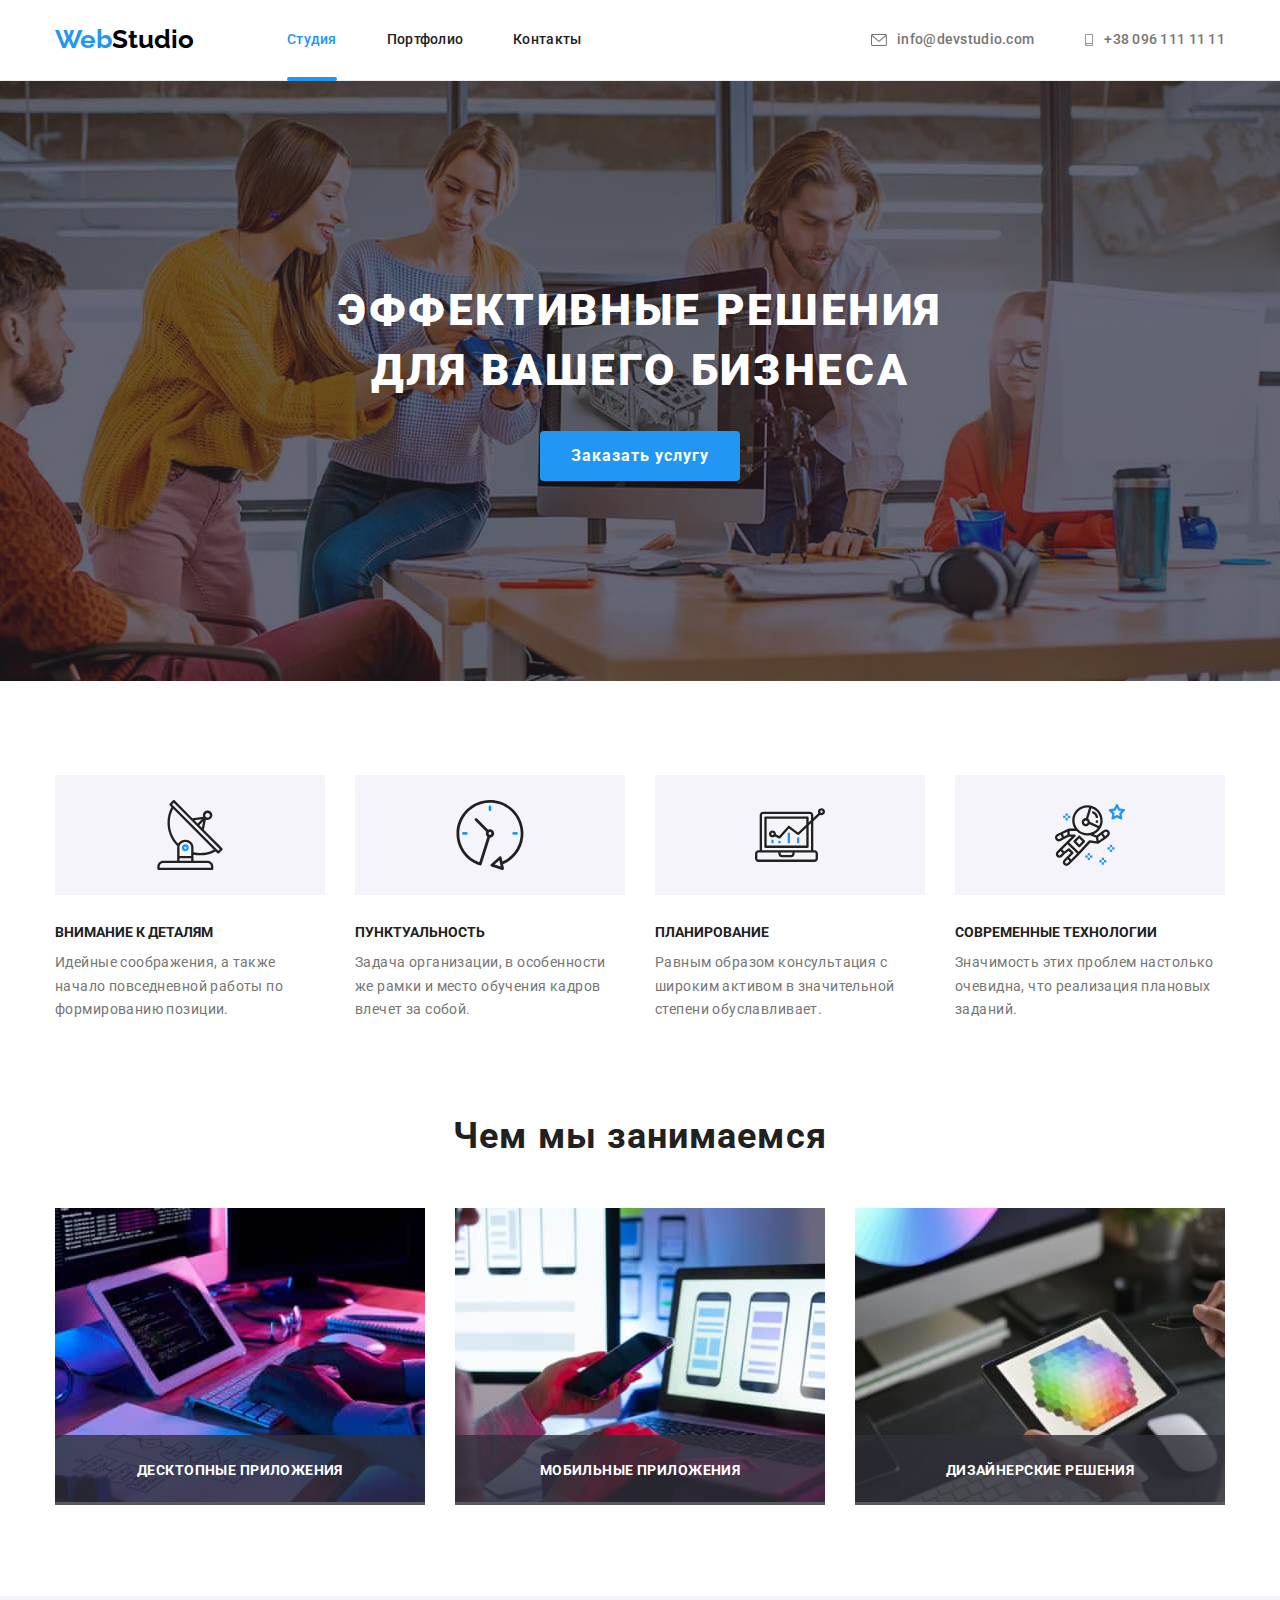
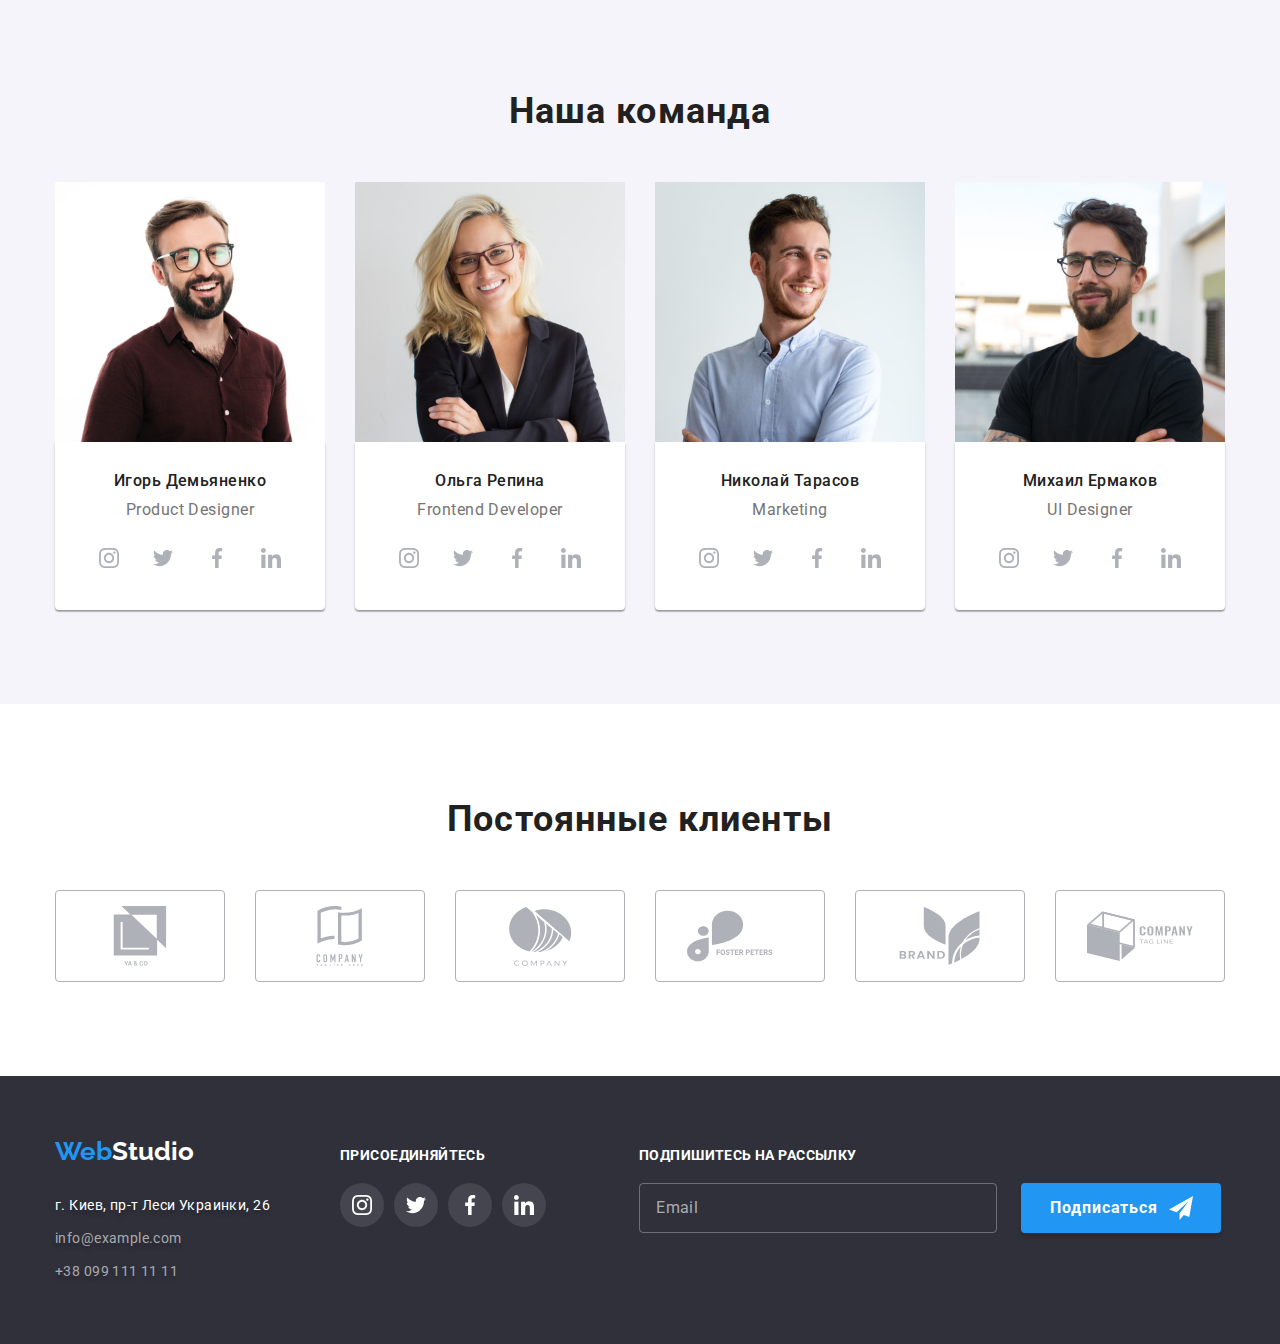
<file: index.html>
<!DOCTYPE html>
<html lang="en">

<head>
    <meta charset="UTF-8">
    <meta http-equiv="X-UA-Compatible" content="IE=edge">
    <meta name="viewport" content="width=device-width, initial-scale=1.0">
    <title>Document</title>
    <link href="https://cdnjs.cloudflare.com/ajax/libs/modern-normalize/1.1.0/modern-normalize.min.css"
        rel="stylesheet" />
    <link href="https://fonts.googleapis.com/css2?family=Raleway:wght@700&family=Roboto:wght@400;500;700;900&display=swap"
        rel="stylesheet" />
    <link rel="stylesheet" href="./css/styles.css" />
</head>

<body>

    <header class="header">
        <div class="container navigation">

            <nav class="nav">
                <a class="fst-part-logo logo" href="./index.html">Web<span class="sd-part-logo-hdr">Studio</span>
                </a>

                <ul class="site-nav list">
                    <li class="items"> <a class="current link">Студия</a></li>
                    <li class="items"> <a href="./portfolio.html" class="link">Портфолио</a></li>
                    <li class="items"> <a href="" class="link">Контакты</a></li>
                </ul>
            </nav>


            <ul class="contacts list">
                <li class="items"> <a href="mailto:info@devstudio.com" class="link">
                        <svg class="hdr-icons" width="16" height="12">
                            <use href="./images/icons.svg#icon-envelope"></use>
                        </svg>
                        info@devstudio.com</a>
                </li>
                <li class="items"> <a href="tel:+380961111111" class="link">
                        <svg class="hdr-icons" width="10" height="12">
                            <use href="./images/icons.svg#icon-smartphone">
                            </use>
                        </svg>
                        +38 096 111 11 11</a>
                </li>
            </ul>
        </div>
    </header>


    <main>

        <section class="hero">
            <div class="container">
                <h1 class="hero-header">Эффективные решения для вашего бизнеса</h1>
                <button type="button" class="hero-btn"><span class="hero-btn-words" data-modal-open>Заказать услугу</span></button>
            </div>
            <div class="backdrop is-hidden" data-modal>
                <div class="modal">
                    <button class="close-button" data-modal-close>
                        <svg width="18" height="18" class="x-btn">
                            <use href="./images/icons.svg#icon-close-x"</svg>
                        <!-- <img class="close-icon" src="./images/close.svg" alt="close" />  -->
                </button>
               <p class="modal-title">Оставьте свои данные, мы вам перезвоним</p>
               
               <form>
               <div class="modal-form">

               <label for="name" class="modal-form-label">Имя</label>
               <div class="input-icon">
               <input type="text" name="name" id="name" class="modal-form-input" />
               <svg class="modal-form-icons" width="18" height="18">
                   <use href="./images/icons.svg#icon-person-black"></use>
               </svg>
               </div>

            
               <label for="tel" class="modal-form-label">Телефон</label>
               <div class="input-icon">
               <input type="tel" name="tel" id="tel" class="modal-form-input" />
               <svg class="modal-form-icons" width="18" height="18">
               <use href="./images/icons.svg#icon-phone-black"></use>
               </svg>
               </div>


               <label for="email" class="modal-form-label">Почта</label>
               <div class="input-icon">
               <input type="email" name="email" id="email" class="modal-form-input" />
               <svg class="modal-form-icons" width="18" height="18">
                <use href="./images/icons.svg#icon-email-black"></use>
                </svg>
                </div>


               <label for="comment" class="modal-form-label">Комментарий</label>
               <textarea name="text" id="comment" placeholder="Введите текст" class="textarea"></textarea>
            
               <div class="modal-checkbox">
               
               <input 
               type="checkbox" 
               name="checked" 
               id="user-check" 
               value="true" 
               class="checkbox-input visually-hidden" />

               <label for="user-check" class="checkbox-label">
                   <span class="checkbox-empty">
                    <svg class="checkbox-icon" width="11" height="8">
                        <use href="./images/icons.svg#icon-check"></use>
                    </svg>
                   </span>Соглашаюсь с рассылкой и принимаю<a class="privacy-link" href="">Условия договора</a>
                </label>
                  </div>

                  <button type="submit" class="modal-button"><span>Отправить</span></button>
                  </div>
                </form>
            </div>
            </div>
        </section>

        <section class="spec">
            <div class="container">

                <h2 class="visually-hidden">Особенности</h2>
                <ul class="list why">
                    <li class="spec-li">
                        <div class="spec-icons-bg">
                            <svg class="spec-icons" width="70" height="70">
                                <use href="./images/icons.svg#icon-antenna">
                                </use>
                            </svg>  
                        </div>
                        <h3 class="spec-title">Внимание к деталям</h3>
                        <p class="spec-text">Идейные соображения, а также начало повседневной работы по формированию
                            позиции.</p>
                    </li>
                    <li class="spec-li">
                        <div class="spec-icons-bg">
                            <svg class="spec-icons" width="70" height="70">
                                <use href="./images/icons.svg#icon-clock">
                                </use>
                            </svg>
                        </div>
                        <h3 class="spec-title">Пунктуальность</h3>
                        <p class="spec-text">Задача организации, в особенности же рамки и место обучения кадров влечет
                            за собой.</p>
                    </li>
                    <li class="spec-li">
                        <div class="spec-icons-bg">
                            <svg class="spec-icons" width="70" height="70">
                                <use href="./images/icons.svg#icon-diagram">
                                </use>
                            </svg>
                        </div>
                        <h3 class="spec-title">Планирование</h3>
                        <p class="spec-text">Равным образом консультация с широким активом в значительной степени
                            обуславливает.</p>
                    </li>
                    <li class="spec-li">
                        <div class="spec-icons-bg">
                            <svg class="spec-icons" width="70" height="70">
                                <use href="./images/icons.svg#icon-astronaut">
                                </use>
                            </svg>
                        </div>
                        <h3 class="spec-title">Современные технологии</h3>
                        <p class="spec-text">Значимость этих проблем настолько очевидна, что реализация плановых
                            заданий.</p>
                    </li>
                </ul>
            </div>
        </section>
        
        <section class="projects">
            <div class="container">
                <h2 class="projects-title">Чем мы занимаемся</h2>
                <ul class="list project-list">
                    <li class="project-img">
                        
                        <div class="img-title">
                        <img src="./images/boxfirst.jpg" alt="рука на клавиатуре" width="370" />
                        <div class="img-name">
                            <p class="img-name-wds">ДЕСКТОПНЫЕ ПРИЛОЖЕНИЯ</p>
                        </div>
                        </div>

                    </li>
                    <li class="project-img">
                        <div class="img-title">
                        <img src="./images/boxsecond.jpg" alt="телефон в руках" width="370" />
                    <div class="img-name">
                        <p class="img-name-wds">Мобильные приложения</p>
                    </div>
                    </div>
                    </li>
                    <li class="project-img">
                        <div class="img-title">
                        <img src="./images/boxthird.jpg" alt="планшет в руках" width="370" />
                    <div class="img-name">
                        <p class="img-name-wds">Дизайнерские решения</p>
                    </div>
                    </div>
                    </li>
                </ul>
            </div>
        </section>

        <section class="teamlist">
            <div class="container">
                <h2 class="team">Наша команда</h2>
                <ul class="list team-mem">
                    <li class="team-option">
                        <img src="./images/igor.jpg" alt="Игорь Демьяненко" width="270" />

                        <div class="team-card">
                            <h3 class="team-name">Игорь Демьяненко</h3>
                            <p class="team-pos">Product Designer</p>

                            <ul class="team-soc-icons list">
                                <li class="team-social"> <a href="www.instagram.com" class="team-soc-links">
                                        <svg class="social-icons" width="20" height="20">
                                            <use href="./images/icons.svg#icon-instagram">
                                            </use>
                                        </svg></a></li>
                                <li class="team-social"> <a href="www.twitter.com" class="team-soc-links">
                                        <svg class="social-icons" width="20" height="20">
                                            <use href="./images/icons.svg#icon-twitter">
                                            </use>
                                        </svg></a></li>
                                <li class="team-social"> <a href="www.facebook.com" class="team-soc-links">
                                        <svg class="social-icons" width="20" height="20">
                                            <use href="./images/icons.svg#icon-facebook">
                                            </use>
                                        </svg></a></li>
                                <li class="team-social"> <a href="www.linkedin.com" class="team-soc-links">
                                        <svg class="social-icons" width="20" height="20">
                                            <use href="./images/icons.svg#icon-linkedin">
                                            </use>
                                        </svg></a></li>
                            </ul>
                        </div>
                    </li>

                    <li class="team-option">
                        <img src="./images/olga.jpg" alt="Ольга Репина" width="270" />
                        <div class="team-card">
                            <h3 class="team-name">Ольга Репина</h3>
                            <p class="team-pos">Frontend Developer</p>
                            <ul class="team-soc-icons list">
                                <li class="team-social"> <a href="www.instagram.com" class="team-soc-links">
                                        <svg class="social-icons" width="20" height="20">
                                            <use href="./images/icons.svg#icon-instagram">
                                            </use>
                                        </svg></a></li>
                                <li class="team-social"> <a href="www.twitter.com" class="team-soc-links">
                                        <svg class="social-icons" width="20" height="20">
                                            <use href="./images/icons.svg#icon-twitter">
                                            </use>
                                        </svg></a></li>
                                <li class="team-social"> <a href="www.facebook.com" class="team-soc-links">
                                        <svg class="social-icons" width="20" height="20">
                                            <use href="./images/icons.svg#icon-facebook">
                                            </use>
                                        </svg></a></li>
                                <li class="team-social"> <a href="www.linkedin.com" class="team-soc-links">
                                        <svg class="social-icons" width="20" height="20">
                                            <use href="./images/icons.svg#icon-linkedin">
                                            </use>
                                        </svg></a></li>
                            </ul>
                        </div>
                    </li>

                    <li class="team-option">
                        <img src="./images/nikolay.jpg" alt="Николай Тарасов" width="270" />
                        <div class="team-card">
                            <h3 class="team-name">Николай Тарасов</h3>
                            <p class="team-pos">Marketing</p>
                            <ul class="team-soc-icons list">
                                <li class="team-social"> <a href="www.instagram.com" class="team-soc-links">
                                        <svg class="social-icons" width="20" height="20">
                                            <use href="./images/icons.svg#icon-instagram">
                                            </use>
                                        </svg></a></li>
                                <li class="team-social"> <a href="www.twitter.com" class="team-soc-links">
                                        <svg class="social-icons" width="20" height="20">
                                            <use href="./images/icons.svg#icon-twitter">
                                            </use>
                                        </svg></a></li>
                                <li class="team-social"> <a href="www.facebook.com" class="team-soc-links">
                                        <svg class="social-icons" width="20" height="20">
                                            <use href="./images/icons.svg#icon-facebook">
                                            </use>
                                        </svg></a></li>
                                <li class="team-social"> <a href="www.linkedin.com" class="team-soc-links">
                                        <svg class="social-icons" width="20" height="20">
                                            <use href="./images/icons.svg#icon-linkedin">
                                            </use>
                                        </svg></a></li>
                            </ul>
                        </div>
                    </li>

                    <li class="team-option">
                        <img src="./images/mixail.jpg" alt="Михаил Ермаков" width="270" />
                        <div class="team-card">
                            <h3 class="team-name">Михаил Ермаков</h3>
                            <p class="team-pos">UI Designer</p>
                            <ul class="team-soc-icons list">
                                <li class="team-social"> <a href="www.instagram.com" class="team-soc-links">
                                        <svg class="social-icons" width="20" height="20">
                                            <use href="./images/icons.svg#icon-instagram">
                                            </use>
                                        </svg></a></li>
                                <li class="team-social"> <a href="www.twitter.com" class="team-soc-links">
                                        <svg class="social-icons" width="20" height="20">
                                            <use href="./images/icons.svg#icon-twitter">
                                            </use>
                                        </svg></a></li>
                                <li class="team-social"> <a href="www.facebook.com" class="team-soc-links">
                                        <svg class="social-icons" width="20" height="20">
                                            <use href="./images/icons.svg#icon-facebook">
                                            </use>
                                        </svg></a></li>
                                <li class="team-social"> <a href="www.linkedin.com" class="team-soc-links">
                                        <svg class="social-icons" width="20" height="20">
                                            <use href="./images/icons.svg#icon-linkedin">
                                            </use>
                                        </svg></a></li>
                            </ul>
                        </div>
                    </li>
                </ul>
            </div>
        </section>

        <section class="clients-section">
            <div class="container">
                <h2 class="clients-title">Постоянные клиенты</h2>
                <ul class="clients-list list">
                    <li class="clients-list-items"><a href="" class="client-links"><svg class="cl-logo" width="106"
                                height="60">
                                <use href="./images/icons.svg#icon-logo-1 "></use>
                            </svg></a></li>
                    <li class="clients-list-items"><a href="" class="client-links"><svg class="cl-logo" width="106"
                                height="60">
                                <use href="./images/icons.svg#icon-logo-2"></use>
                            </svg></a></li>
                    <li class="clients-list-items"><a href="" class="client-links"><svg class="cl-logo" width="106"
                                height="60">
                                <use href="./images/icons.svg#icon-logo-3"></use>
                            </svg>
                        </a>
                    </li>
                    <li class="clients-list-items">
                        <a href="" class="client-links"><svg class="cl-logo" width="106" height="60">
                                <use href="./images/icons.svg#icon-logo-4"></use>
                            </svg></a>
                    </li>

                    <li class="clients-list-items"><a href="" class="client-links"><svg class="cl-logo" width="106"
                                height="60">
                                <use href="./images/icons.svg#icon-logo-5"></use>
                            </svg>
                        </a></li>
                    <li class="clients-list-items"><a href="" class="client-links"><svg class="cl-logo" width="106"
                                height="60">
                                <use href="./images/icons.svg#icon-logo-6"></use>
                            </svg></a></li>
                </ul>
            </div>
        </section>
    </main>


    <footer class="ftr">

        <div class="container ftr-cont">

            <div class="ftr-logo-container">
                <a class="fst-part-logo logo" href="/">Web<span class="sd-part-logo-ftr">Studio</span></a>
                <address class="address list">
                    г. Киев, пр-т Леси Украинки, 26
                    <ul class="address-ftr list">
                        <li>
                            <a href="mailto:info@example.com" class="ftr-link">info@example.com</a>
                        </li>
                        <li>
                            <a href="tel:+380991111111">+38 099 111 11 11</a>
                        </li>
                    </ul>
                </address>
            </div>

            <div class="ftr-social">
                <p class="ftr-social-title">Присоединяйтесь</p>
                <ul class="ftr-social-list list">
                    <li class="ftr-soc-li"> <a href="www.instagram.com" class="ftr-soc-links">
                            <svg class="social-icons" width="20" height="20">
                                <use href="./images/icons.svg#icon-instagram">
                                </use>
                            </svg></a>
                    </li>
                    <li class="ftr-soc-li"> <a href="www.twitter.com" class="ftr-soc-links">
                            <svg class="social-icons" width="20" height="20">
                                <use href="./images/icons.svg#icon-twitter">
                                </use>
                            </svg></a></li>
                    <li class="ftr-soc-li"> <a href="www.facebook.com" class="ftr-soc-links">
                            <svg class="social-icons" width="20" height="20">
                                <use href="./images/icons.svg#icon-facebook">
                                </use>
                            </svg></a></li>
                    <li class="ftr-soc-li"> <a href="www.linkedin.com" class="ftr-soc-links">
                            <svg class="social-icons" width="20" height="20">
                                <use href="./images/icons.svg#icon-linkedin">
                                </use>
                            </svg></a></li>
                </ul>
            </div>

            <div class="signup">
            <p class="signup-title">Подпишитесь на рассылку</p>
            
            <input 
            type="email" 
            name="email" 
            class="signup-input"
            placeholder="Email" />

            <button type="submit" class="signup-button">
                <span class="signup-btn-wrd">
                <span class="signup-btn-title">Подписаться</span>
                <svg class="signup-icon" width="24" height="24">
                <use href="./images/icons.svg#icon-icon-send">
                </use>
            </svg>
                </span>
            </button>


            </div>

        </div>
    </footer>
    <script src="./js/modal.js"></script>
</body>

</html>
</file>
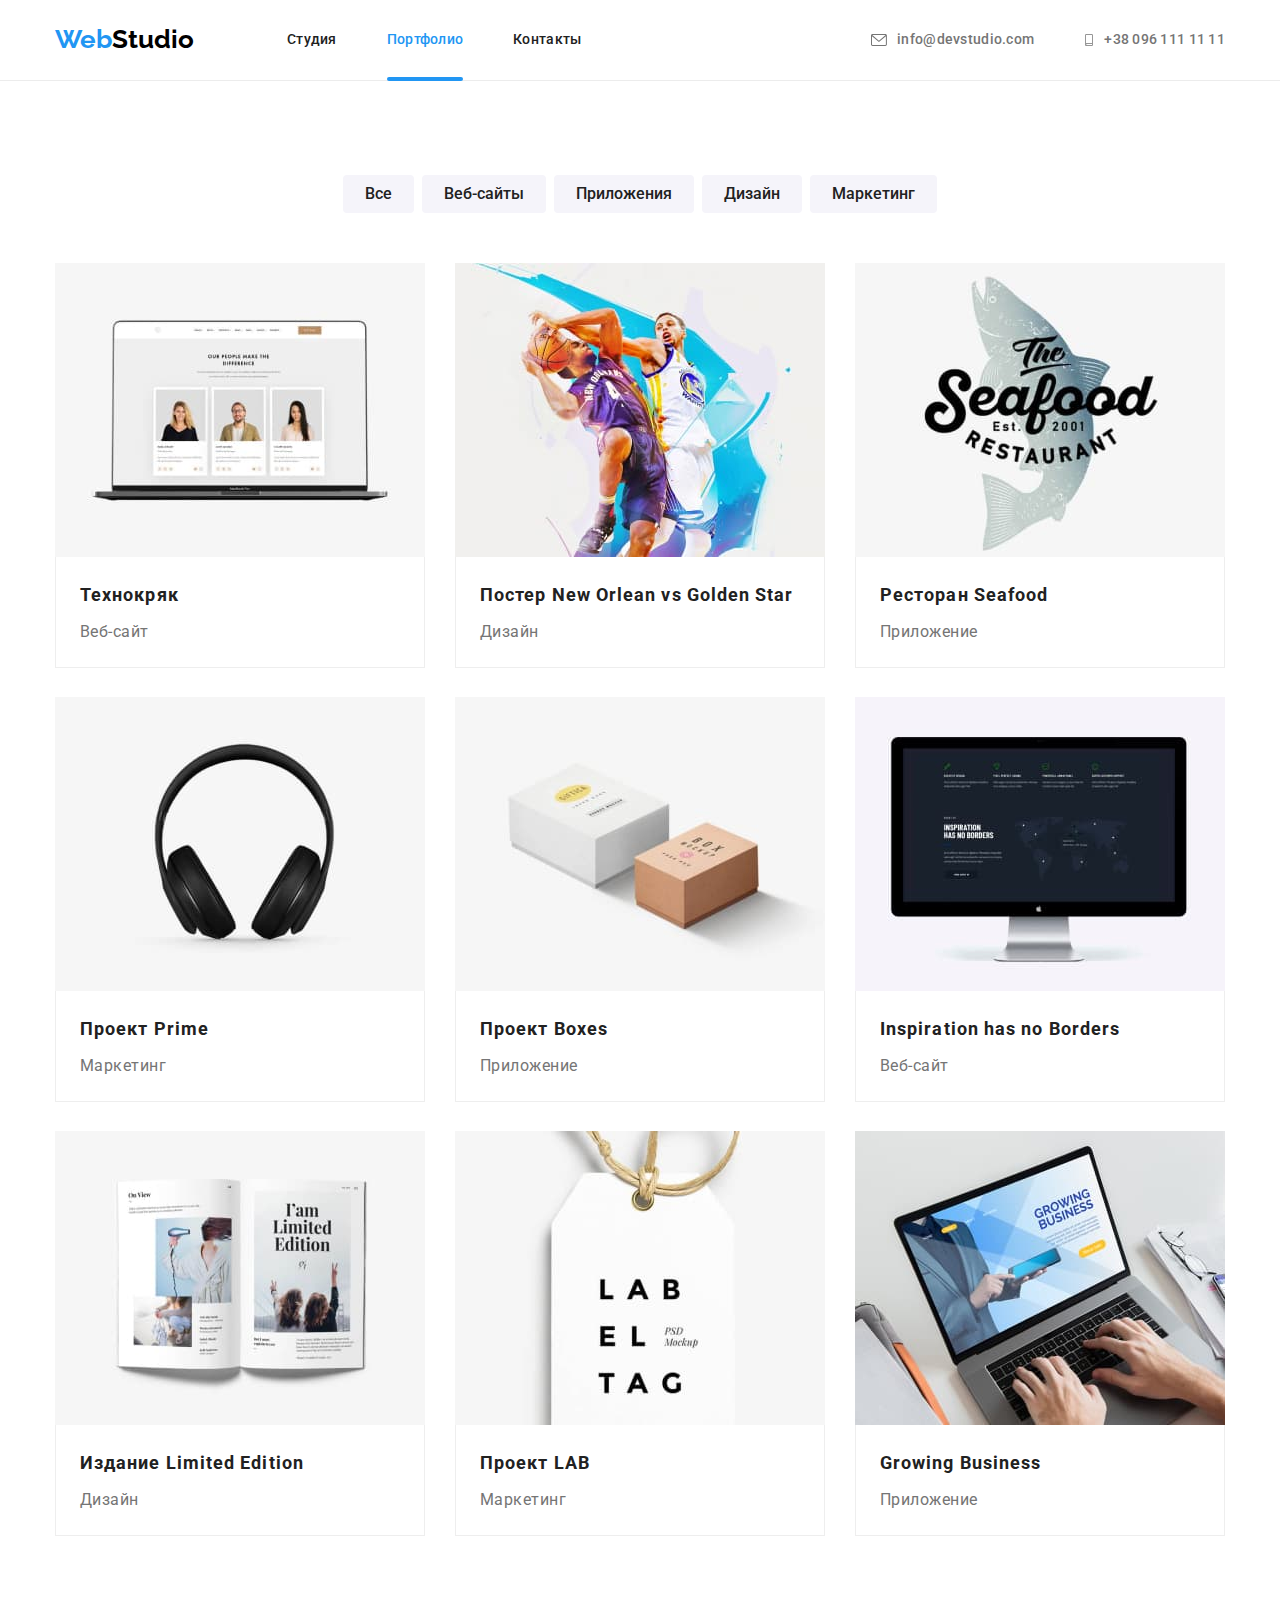
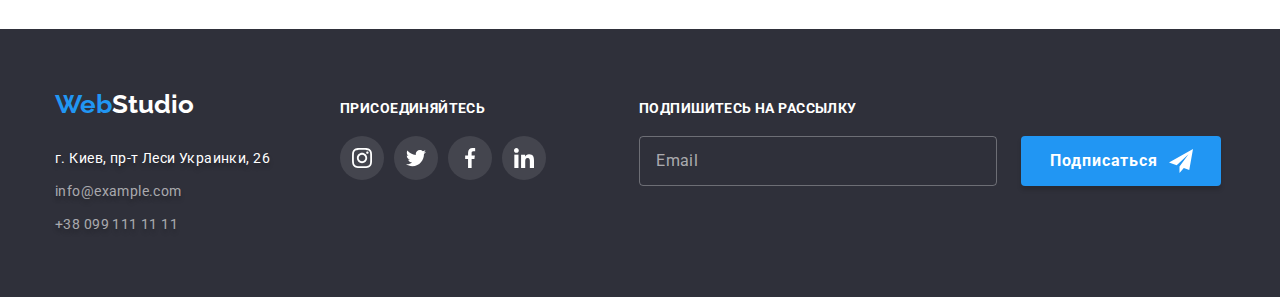
<file: portfolio.html>
<!DOCTYPE html>
<html lang="en">

<head>
    <meta charset="UTF-8">
    <meta http-equiv="X-UA-Compatible" content="IE=edge">
    <meta name="viewport" content="width=device-width, initial-scale=1.0">
    <title>Document</title>
    <link href="https://cdnjs.cloudflare.com/ajax/libs/modern-normalize/1.1.0/modern-normalize.min.css"
        rel="stylesheet" />
    <link href="https://fonts.googleapis.com/css2?family=Raleway:wght@700&family=Roboto:wght@400;500;700;900&display=swap"
        rel="stylesheet" />
    <link rel="stylesheet" href="./css/styles.css" />
</head>

<body>

    <header class="header">
        <div class="container navigation">

            <nav class="nav">
                <a class="fst-part-logo logo" href="./index.html">Web<span class="sd-part-logo-hdr">Studio</span>
                </a>

                <ul class="site-nav list">
                    <li class="items"> <a class="link">Студия</a></li>
                    <li class="items"> <a href="./portfolio.html" class="current link">Портфолио</a></li>
                    <li class="items"> <a href="" class="link">Контакты</a></li>
                </ul>
            </nav>


            <ul class="contacts list">
                <li class="items"> <a href="mailto:info@devstudio.com" class="link">
                        <svg class="hdr-icons" width="16" height="12">
                            <use href="./images/icons.svg#icon-envelope"></use>
                        </svg>
                        info@devstudio.com</a>
                </li>
                <li class="items"> <a href="tel:+380961111111" class="link">
                        <svg class="hdr-icons" width="10" height="12">
                            <use href="./images/icons.svg#icon-smartphone">
                            </use>
                        </svg>
                        +38 096 111 11 11</a>
                </li>
            </ul>
        </div>
    </header>

    <main>

        <section class="section-filter">
            <div class="container filter-section">

                <h1 class="visually-hidden">Filter</h1>

                <ul class="portfolio-filter list">

                    <li><button type="button" class="btn-hover">Все</button></li>
                    <li><button type="button" class="btn-hover">Веб-сайты</button></li>
                    <li><button type="button" class="btn-hover">Приложения</button></li>
                    <li><button type="button" class="btn-hover">Дизайн</button></li>
                    <li><button type="button" class="btn-hover">Маркетинг</button></li>

                </ul>

            <ul class="filter-result list">

                <li class="result-items">
                 <a class="result-link" href="">
                            
                     <div class="result-hover">
                         <img src="./images/p-1.jpg" alt="Технокряк" width="370" />
                       <div class="hover-action">
                       <p class="hover-text">Ресурс предлагает комплексные предложения с разным уровнем функционала и сервисов. Все это позволит посетителю получить
                    исчерпывающие сведения о компании или частном лице.</p>
                       </div>
                    </div>
                           
                    <div class="result-card">
                        <h2 class="card-name">Технокряк</h2>
                        <p class="card-disc">Веб-сайт</p>
                    </div>
                 </a>   
                </li>

                <li class="result-items">
                 <a class="result-link" href="">
                    
                    <div class="result-hover">
                          <img src="./images/p-2.jpg" alt="Постер New Orlean vs Golden Star" width="370" />
                            <div class="hover-action">
                            <p class="hover-text">Ресурс предлагает комплексные предложения с разным уровнем функционала и сервисов. Все это
                                        позволит посетителю получить
                                        исчерпывающие сведения о компании или частном лице.</p>
                            </div>
                    </div>
                                
                    <div class="result-card">
                        <h2 class="card-name">Постер New Orlean vs Golden Star</h2>
                        <p class="card-disc">Дизайн</p>
                    </div>
                 </a>
                </li>

                <li class="result-items">
                 <a class="result-link" href="">
                        
                        <div class="result-hover">
                            <img src="./images/p-3.jpg" alt="Ресторан Seafood" width="370" />
                                <div class="hover-action">
                                    <p class="hover-text">Ресурс предлагает комплексные предложения с разным уровнем функционала и сервисов. Все это
                                        позволит посетителю получить
                                        исчерпывающие сведения о компании или частном лице.</p>
                                </div>
                        </div>

                            <div class="result-card">
                                <h2 class="card-name">Ресторан Seafood</h2>
                                <p class="card-disc">Приложение</p>
                            </div>
                 </a>
                </li>

                <li class="result-items">
                    <a class="result-link" href="">
                        
                        <div class="result-hover">
                         <img src="./images/p-4.jpg" alt="Проект Prime" width="370" />
                            <div class="hover-action">
                                <p class="hover-text">Ресурс предлагает комплексные предложения с разным уровнем функционала и сервисов. Все это
                                        позволит посетителю получить
                                        исчерпывающие сведения о компании или частном лице.</p>
                            </div>
                        </div>
                            
                            <div class="result-card">
                              <h2 class="card-name">Проект Prime</h2>
                              <p class="card-disc">Маркетинг</p>
                            </div>
                    </a>
                </li>
                    
                <li class="result-items">
                 <a class="result-link" href="">
                    <div class="result-hover">
                            
                    <img src="./images/p-5.jpg" alt="Проект Boxes" width="370" />
                       <div class="hover-action">
                        <p class="hover-text">Ресурс предлагает комплексные предложения с разным уровнем функционала и сервисов. Все это
                                        позволит посетителю получить
                                        исчерпывающие сведения о компании или частном лице.</p>
                       </div>
                    </div>
                    <div class="result-card">
                      <h2 class="card-name">Проект Boxes</h2>
                      <p class="card-disc">Приложение</p>
                    </div>
                 </a>
                </li>

                <li class="result-items">
                 <a class="result-link" href="">
                    <div class="result-hover">
                            
                        <img src="./images/p-6.jpg" alt="Inspiration has no Borders" width="370" />
                                <div class="hover-action">
                                    <p class="hover-text">Ресурс предлагает комплексные предложения с разным уровнем функционала и сервисов. Все это
                                        позволит посетителю получить
                                        исчерпывающие сведения о компании или частном лице.</p>
                                </div>
                                </div>
                                <div class="result-card">
                                    <h2 class="card-name">Inspiration has no Borders</h2>
                                    <p class="card-disc">Веб-сайт</p>
                    </div>
                 </a>
                </li>

                <li class="result-items">
                  <a class="result-link" href="">
                    <div class="result-hover">
                           
                        <img src="./images/p-7.jpg" alt="Издание Limited Edition" width="370" />
                                <div class="hover-action">
                                    <p class="hover-text">Ресурс предлагает комплексные предложения с разным уровнем функционала и сервисов. Все это
                                        позволит посетителю получить
                                        исчерпывающие сведения о компании или частном лице.</p>
                                </div>
                    </div>
                        <div class="result-card">
                          <h2 class="card-name">Издание Limited Edition</h2>
                          <p class="card-disc">Дизайн</p>
                        </div>
                     </a>
                    </li>

                    <li class="result-items">
                      <a class="result-link" href="">
                        <div class="result-hover">
                            
                         <img src="./images/p-8.jpg" alt="Проект LAB" width="370" />
                            <div class="hover-action">
                              <p class="hover-text">Ресурс предлагает комплексные предложения с разным уровнем функционала и сервисов. Все это
                                        позволит посетителю получить
                                        исчерпывающие сведения о компании или частном лице.</p>
                            </div>
                        </div>
                         <div class="result-card">
                          <h2 class="card-name">Проект LAB</h2>
                          <p class="card-disc">Маркетинг</p>
                         </div>
                      </a>
                    </li>

                    <li class="result-items">
                      <a class="result-link" href="">
                      <div class="result-hover">
                            
                        <img src="./images/p-9.jpg" alt="Growing Business" width="370" />
                            <div class="hover-action">
                              <p class="hover-text">Ресурс предлагает комплексные предложения с разным уровнем функционала и сервисов. Все это
                                        позволит посетителю получить
                                        исчерпывающие сведения о компании или частном лице.</p>
                            </div>
                      </div>
                        <div class="result-card">
                           <h2 class="card-name">Growing Business</h2>
                            <p class="card-disc">Приложение</p>
                        </div>
                      </a>
                    </li>

                </ul>
            </div>
        </section>
    </main>


    <footer class="ftr">

        <div class="container ftr-cont">

            <div class="ftr-logo-container">
                <a class="fst-part-logo logo" href="/">Web<span class="sd-part-logo-ftr">Studio</span></a>
                <address class="address list">
                    г. Киев, пр-т Леси Украинки, 26
                    <ul class="address-ftr list">
                        <li>
                            <a href="mailto:info@example.com" class="ftr-link">info@example.com</a>
                        </li>
                        <li>
                            <a href="tel:+380991111111">+38 099 111 11 11</a>
                        </li>
                    </ul>
                </address>
            </div>

            <div class="ftr-social">
                <p class="ftr-social-title">Присоединяйтесь</p>
                <ul class="ftr-social-list list">
                    <li class="ftr-soc-li"> <a href="www.instagram.com" class="ftr-soc-links">
                            <svg class="social-icons" width="20" height="20">
                                <use href="./images/icons.svg#icon-instagram">
                                </use>
                            </svg></a>
                    </li>
                    <li class="ftr-soc-li"> <a href="www.twitter.com" class="ftr-soc-links">
                            <svg class="social-icons" width="20" height="20">
                                <use href="./images/icons.svg#icon-twitter">
                                </use>
                            </svg></a></li>
                    <li class="ftr-soc-li"> <a href="www.facebook.com" class="ftr-soc-links">
                            <svg class="social-icons" width="20" height="20">
                                <use href="./images/icons.svg#icon-facebook">
                                </use>
                            </svg></a></li>
                    <li class="ftr-soc-li"> <a href="www.linkedin.com" class="ftr-soc-links">
                            <svg class="social-icons" width="20" height="20">
                                <use href="./images/icons.svg#icon-linkedin">
                                </use>
                            </svg></a></li>
                </ul>
            </div>
            <div class="signup">
                <p class="signup-title">Подпишитесь на рассылку</p>
            
                <input type="email" name="email" class="signup-input" placeholder="Email" />
            
                <button type="submit" class="signup-button">
                    <span class="signup-btn-wrd">
                        <span class="signup-btn-title">Подписаться</span>
                        <svg class="signup-icon" width="24" height="24">
                            <use href="./images/icons.svg#icon-icon-send">
                            </use>
                        </svg>
                    </span>
                </button>
            
            
            </div>

        </div>
    </footer>
</body>

</html>
</file>
<file: css/styles.css>
/* main text color rgba(117, 117, 117, 1) */
/* second text color rgba(33, 33, 33, 1) */
/* logo first part and btn rgba(33, 150, 243, 1)*/
/* btn hover color  rgba(24, 140, 232, 1) */
/* logo second part hdr rgba(0, 0, 0, 1)*/
/* logo second part ftr rgba(255, 255, 255, 1)*/
/* main background rgba(255, 255, 255, 1) */
/* second background rgba(245, 244, 250, 1) */
/* ftr and hero background rgba(47, 48, 58, 1) */

.visually-hidden {
    position: absolute;
    width: 1px;
    height: 1px;
    margin: -1px;
    border: 0;
    padding: 0;
    white-space: nowrap;
    clip: rect(0 0 0 0);
    overflow: hidden;
}

p,
h1,
h2,
h3,
ul,
li {
    margin: 0px;
    padding: 0px;
}

:root {
    --main-text-color: rgba(117, 117, 117, 1);
    --second-text-color: rgba(33, 33, 33, 1);
    --main-background-color: rgba(255, 255, 255, 1);
    --second-background: rgba(245, 244, 250, 1);
    --logo-first-part-and-btn: rgba(33, 150, 243, 1);
    --snd-part-logo: rgba(0, 0, 0, 1);
    --portfolio-card-background: rgba(238, 238, 238, 1);
    --social-icons-color: #AFB1B8;
    --ftr-and-hero-background: rgba(47, 48, 58, 1);
}

body {
    background-color: var(--main-background-color);
    color: var(--main-text-color);
    font-family: 'Roboto', 'Raleway', sans-serif;
}

img {
    display: block;
}

.list {
    list-style: none;
}

.container {
    width: 1200px;
    padding-left: 15px;
    padding-right: 15px;
    margin-left: auto;
    margin-right: auto;
}



/* HEAD */

.header {
    border-bottom: 1px solid #ECECEC;
}

/* logo */

.fst-part-logo {
    color: var(--logo-first-part-and-btn);
}

.sd-part-logo-hdr {
    color: var(--snd-part-logo);
}

.logo {
    text-decoration-line: none;
    font-family: 'Raleway';
    font-weight: 700;
    font-size: 26px;
    line-height: 1.2;
}

.ftr a {
    display: block;
}


/* site navigation */

.site-nav {
    display: flex;
    align-items: center;
    margin-left: 93px;
}


.site-nav .link {
    display: block;
    padding-top: 32px;
    padding-bottom: 32px;
    color: var(--second-text-color);
    font-weight: 500;
    font-size: 14px;
    line-height: 1.14;
    letter-spacing: 0.02em;
    text-decoration: none;
}

.site-nav .current {
    position: relative;
    color: var(--logo-first-part-and-btn);
}

.site-nav .current::after {
    content: "";
    position: absolute;
    display: block;
    width: 100%;
    height: 4px;
    
    background: var(--logo-first-part-and-btn);
    border-radius: 2px;
    border-bottom: 0;
    bottom: -1px;
}

.site-nav .items {
    margin-right: 50px;
}

.site-nav .items:last-child {
    margin-right: 0px;
}


.site-nav a:hover,
.site-nav a:focus {
    color: var(--logo-first-part-and-btn);
}

.nav {
    display: flex;
    align-items: center;
}


/* contacts */

.contacts {
    display: flex;
    align-items: center;
    margin-left: auto;
}

.contacts .link {
    display: flex;
    align-items: center;
    padding-top: 32px;
    padding-bottom: 32px;
    color: var(--main-text-color);
    font-weight: 500;
    font-size: 14px;
    line-height: 1.14;
    letter-spacing: 0.02em;
    text-decoration: none;
}

.link:hover,
.link:focus {
    color: var(--logo-first-part-and-btn);
}

.link:hover .hdr-icons {
    fill: var(--logo-first-part-and-btn);
}

.contacts .items {
    margin-right: 50px;
}

.contacts .items:last-child {
    margin-right: 0px;
}

.hdr-icons {
    margin-right: 10px;
    fill: #757575;
}


.navigation {
    display: flex;
    align-items: center;
}

.link {
    transition: 250ms cubic-bezier(0.4, 0, 0.2, 1);
}


/* HERO section */

.hero {
    background-color: var(--ftr-and-hero-background);
    text-align: center;
    padding-top: 200px;
    padding-bottom: 200px;
    background-image: linear-gradient(rgba(47, 48, 58, 0.4),
            rgba(47, 48, 58, 0.4)),
        url(../images/hero-bg.jpg);
    background-repeat: no-repeat;
    background-size: cover;
    background-position: center;
    max-width: 1600px;
    margin-left: auto;
    margin-right: auto;
}

.hero-header {
    color: rgba(255, 255, 255, 1);
    font-weight: 900;
    font-size: 44px;
    line-height: 1.36;
    max-width: 700px;
    letter-spacing: 0.06em;
    text-transform: uppercase;
    padding-bottom: 0px;
    margin-left: auto;
    margin-right: auto;
}

.hero-btn {
    box-sizing: border-box;
    background-color: var(--logo-first-part-and-btn);
    width: 200px;
    height: 50px;
    margin-top: 30px;
    border-radius: 4px;
    box-shadow: 0px 4px 4px rgba(0, 0, 0, 0.15);
    border: none;
}

.hero-btn:hover {
    background-color: rgba(24, 140, 232, 1);
}

.hero-btn-words {
    color: var(--main-background-color);
    font-weight: 700;
    font-size: 16px;
    line-height: 1.87;
    font-style: normal;
    text-align: center;
    letter-spacing: 0.06em;
}

.backdrop {
    position: fixed;
    top: 0;
    left: 0;
    width: 100%;
    height: 100%;
    opacity: 1;
    z-index: 1;
    background-color: rgba(0, 0, 0, 0.2);
    transition: opacity 250ms cubic-bezier(0.4, 0, 0.2, 1), visibility 250ms cubic-bezier(0.4, 0, 0.2, 1);
}

.backdrop.is-hidden {
    opacity: 0;
    pointer-events: none;
    visibility: hidden;
}

.modal {
    width: 528px;
    height: 581px;
    background: #FFFFFF;
    box-shadow: 0px 1px 3px rgba(0, 0, 0, 0.12), 0px 1px 1px rgba(0, 0, 0, 0.14), 0px 2px 1px rgba(0, 0, 0, 0.2);
    border-radius: 4px;
    position: absolute;
    top: 50%;
    left: 50%;
    transform: translate(-50%, -50%);
    transition: transform 250ms cubic-bezier(0.4, 0, 0.2, 1),
        visibility 250ms cubic-bezier(0.4, 0, 0.2, 1);
}


.close-button {
    display: block;
    margin-left: auto;
    margin-right: 8px;
    margin-top: 8px;
    margin-bottom: auto;
    background-color: #fff; 
    border-style: none;

    transition: transform 250ms cubic-bezier(0.4, 0, 0.2, 1),
        visibility 250ms cubic-bezier(0.4, 0, 0.2, 1);
}

.x-btn {
fill: rgba(0, 0, 0, 1);
border-radius: 50%;
border: 1px solid rgba(0, 0, 0, 0.1);
padding: 6px;
width: 30px;height: 30px;
}

.x-btn:hover {
    fill: var(--logo-first-part-and-btn);
    transition: 250ms cubic-bezier(0.4, 0, 0.2, 1);
}


.modal-title {
    font-family: 'Roboto';
    font-style: normal;
    font-weight: 700;
    font-size: 20px;
    line-height: 23px;
    text-align: center;
    letter-spacing: 0.03em;
    margin-bottom: 12px;
    
    color: var(--second-text-color);
}

.modal-form {
    display: flex;
    justify-content: center;
    flex-direction: column;
    padding-left: 40px;
    padding-right: 40px;
}

.modal-form-label {
    width: 25px;
    height: 14px;
    margin-bottom: 4px;
    font-family: 'Roboto';
    font-style: normal;
    font-weight: 400;
    font-size: 12px;
    line-height: 14px;
    letter-spacing: 0.01em;
    color: #757575;
}

.modal-form-input {
    box-sizing: border-box;
    width: 448px;
    height: 40px;
    border: 1px solid rgba(33, 33, 33, 0.2);
    border-radius: 4px;
    padding-left: 42px;
}

.modal-form-input:focus + .modal-form-icons {
    fill: var(--logo-first-part-and-btn);
    transition: 250ms cubic-bezier(0.4, 0, 0.2, 1);
}


.input-icon {
    position: relative;
    margin-bottom: 10px;
}

.modal-form-icons {
    position: absolute;
    left: 12px;
    top: 50%;
    transform: translateY(-50%);  
}

 .textarea {
    resize: none;
    box-sizing: border-box;
    width: 100%;
    height: 120px;
    border: 1px solid rgba(33, 33, 33, 0.2);
    border-radius: 4px;
    padding-left: 16px;padding-top: 12px;
}

.textarea::placeholder {
    /* padding: 12px 16px; */
    font-family: 'Roboto';
    font-style: normal;
    font-weight: 400;
    font-size: 12px;
    line-height: 14px;
    letter-spacing: 0.01em;
    
    color: rgba(117, 117, 117, 0.5);
}

.modal-checkbox {
    margin-top: 20px;
    margin-bottom: 30px;
    margin-left: auto;
    margin-right: auto;
    display: flex;
    align-items: center;
    justify-content: center;
    display: block;
}

.checkbox-label {
    font-family: 'Roboto';
    font-style: normal;
    font-weight: 400;
    font-size: 14px;
    line-height: 24px;
    letter-spacing: 0.03em;
    color: #757575;
    display: flex;
    align-items: center;
}

.privacy-link {
font-family: 'Roboto';
font-style: normal;
font-weight: 400;
font-size: 14px;
line-height: 24px;
letter-spacing: 0.03em;
text-decoration-line: underline;
display: block;
margin-left: 3px;
color: var(--logo-first-part-and-btn);
}

.checkbox-label .checkbox-empty {
border: 2px solid black;
border-radius: 2px;
width: 16px;
height: 15px;
display: block;
display: flex;
align-items: center;
justify-content: center;
}

.checkbox-icon {
    fill: transparent;
}

.checkbox-input:checked + .checkbox-label .checkbox-empty {
    background-color: var(--logo-first-part-and-btn);
    border: none;
    
}

.checkbox-input:checked+.checkbox-label .checkbox-empty .checkbox-icon {
    fill: #FFFFFF;
}

.checkbox-empty {
    margin-right: 7px;
}

.modal-button {
    width: 200px;
    height: 50px;
    background: var(--logo-first-part-and-btn);
    box-shadow: 0px 4px 4px rgba(0, 0, 0, 0.15);
    border-radius: 4px;
    padding-top: 0;
    padding-left: 0;
    padding-right: 0;
    margin-left: auto;
    margin-right: auto;
    border: none;
}

.modal-button:hover {
    background-color: #188CE8 ;
    transition: 250ms cubic-bezier(0.4, 0, 0.2, 1);
}

.modal-button span {
width: 89px;
height: 30px;
font-family: 'Roboto';
font-style: normal;
font-weight: 700;
font-size: 16px;
line-height: 30px;
letter-spacing: 0.06em;

color: #FFFFFF;
}

.signup {
    margin-left: 93px;
}

.signup-title {
width: 219px;
height: 16px;
margin-bottom: 20px;

    font-family: 'Roboto';
    font-style: normal;
    font-weight: 700;
    font-size: 14px;
    line-height: 16px;
    letter-spacing: 0.03em;
    text-transform: uppercase;

    color: #FFFFFF;
}

.signup-button {
width: 200px;
    height: 50px;
    margin-left: 20px;

    background: var(--logo-first-part-and-btn);
    box-shadow: 0px 4px 4px rgba(0, 0, 0, 0.15);
    border-radius: 4px;
    padding: 0;
   border: none;
}


.signup-input::placeholder {
    width: 47px;
        height: 20px;
        font-family: 'Roboto';
        font-style: normal;
        font-weight: 400;
        font-size: 16px;
        line-height: 20px;
    
        display: flex;
        align-items: center;
        letter-spacing: 0.03em;
    
        color: rgba(255, 255, 255, 0.6);
}

.signup-btn-title {
    width: 109px;
        height: 30px;
       font-family: 'Roboto';
        font-style: normal;
        font-weight: 700;
        font-size: 16px;
        line-height: 30px;
        text-align: center;
        letter-spacing: 0.06em;
    
        color: #FFFFFF;
}

.signup-btn-wrd {
    display: flex;
    justify-content: center;
    align-items: center;
}

.signup-input {
  width: 358px;
  height: 50px;
  padding-left: 16px;
  border: 1px solid rgba(255, 255, 255, 0.3);
  filter: drop-shadow (0px 4px 4px rgba(0, 0, 0, 0.15));
  border-radius: 4px;
  background-color: transparent;
  color: rgba(255, 255, 255, 0.6);
}

.signup-icon {
  fill: #fff;
  margin-left: 10px;
}

.spec {
    padding-top: 94px;
    padding-bottom: 94px;
}


.spec-title {
   color: var(--second-text-color);
}


.spec-title {
    font-weight: 700;
    font-size: 14px;
    line-height: 1.14;
    text-transform: uppercase;
    margin-bottom: 10px;
}


.spec-text {
    color: var(--main-text-color);
    width: 270px;
    font-style: normal;
    font-weight: 400;
    font-size: 14px;
    line-height: 1.71;
    letter-spacing: 0.03em;
}

.why {
    display: flex;
    align-items: center;
    margin-top: 0px;
    margin-bottom: 0px;
}

.spec-li {
    margin-right: 30px;
}

.spec-li:last-child {
    margin-right: 0px;
}

.spec-icons {
    display: block;
}

.spec-icons-bg {
    display: flex;
    justify-content: center;
    align-items: center;
    width: 270px;
    height: 120px;
    margin-bottom: 30px;
    background-color: var(--second-background);
}

/* PROJECTS */

.projects {
    padding-bottom: 94px;
}

.projects-title {
    color: var(--second-text-color);
    font-weight: 700;
    font-style: normal;
    font-size: 36px;
    line-height: 1.16;
    text-align: center;
    letter-spacing: 0.03em;
    margin-bottom: 50px;
}

.project-list {
    display: flex;
    align-items: center;
}

.project-img {
    margin-right: 30px;
}

.project-img:last-child {
    margin-right: 0px;
}

.img-name {
    position: absolute;
    width: 370px;
    height: 70px;
    top: 1435px;
    background: rgba(47, 48, 58, 0.8);
}

.img-name-wds {
    font-style: normal;
    font-weight: 700;
    font-size: 14px;
    line-height: 16px;
    text-align: center;
    letter-spacing: 0.03em;
    text-transform: uppercase;
    padding-top: 27px;
    padding-bottom: 27px;
    color: rgba(255, 255, 255, 1)
}


/* TEAM */

.team-mem {
    display: flex;
    align-items: center;
}


.teamlist {
    background-color: var(--second-background);
    padding-top: 94px;
    padding-bottom: 94px;
}


.team {
    color: var(--second-text-color);
    font-weight: 700;
    font-size: 36px;
    line-height: 42px;
    text-align: center;
    letter-spacing: 0.03em;
    margin-bottom: 50px;
}


.team-name {
    color: var(--second-text-color);
    font-style: normal;
    font-weight: 500;
    font-size: 16px;
    line-height: 1.18;
    letter-spacing: 0.03em;
    margin-bottom: 10px;
}

.team-pos {
    font-weight: 400;
    font-style: normal;
    font-size: 16px;
    line-height: 1.18;
    letter-spacing: 0.03em;
}

.team-card {
    background-color: #FFFFFF;
    width: 270px;
    text-align: center;
    padding-top: 30px;
    padding-bottom: 30px;
    padding-left: 32px;
    padding-right: 32px;
    box-shadow: 0px 1px 3px rgba(0, 0, 0, 0.12), 0px 1px 1px rgba(0, 0, 0, 0.14), 0px 2px 1px rgba(0, 0, 0, 0.2);
    border-radius: 0px 0px 4px 4px;
}

.team-mem .team-option {
    margin-right: 30px;
}

.team-mem .team-option:last-child {
    margin-right: 0px;
}

.team-soc-icons {
    display: flex;
    justify-content: center;

    margin-top: 16px;
}

.team-soc-links {
    display: flex;
    justify-content: center;
    align-items: center;
    width: 44px;
    height: 44px;
    margin-top: 0;
    margin-bottom: 0;
    border-radius: 50%;
    fill: var(--social-icons-color);
    transition: 250ms cubic-bezier(0.4, 0, 0.2, 1);
}

.team-social {
    margin-right: 10px;
}

.team-social:last-child {
    margin-right: 0px;
}

.team-soc-links:hover,
.team-soc-links:focus {
    background-color: var(--logo-first-part-and-btn);
    fill: #FFFFFF;
}


/* CLIENTS section */

.clients-section {
    padding-top: 94px;
    padding-bottom: 94px;
}

.clients-list {
    display: flex;
    justify-content: center;
    margin-left: auto;
    margin-right: auto;
}

.clients-title {
    text-align: center;
    margin-bottom: 50px;
    font-style: normal;
    font-weight: 700;
    font-size: 36px;
    line-height: 42px;
    letter-spacing: 0.03em;
    color: var(--second-text-color);
}

.clients-list-items {
    margin-right: 30px;
}

.clients-list-items:last-child {
    margin-right: 0px;
}

.client-links {
    display: flex;
    align-items: center;
    justify-content: center;
    border: 1px solid #AFB1B8;
    border-radius: 4px;
    width: 170px;
    height: 92px;
}

.client-links:hover,
.client-links:focus {
    border-color: var(--logo-first-part-and-btn);
}

.cl-logo {
    fill: #AFB1B8;
    transition: 250ms cubic-bezier(0.4, 0, 0.2, 1);
}

.client-links:hover .cl-logo {
    fill: var(--logo-first-part-and-btn);
}

.client-links:focus .cl-logo {
    fill: var(--logo-first-part-and-btn);
    border-color: var(--logo-first-part-and-btn);
}


.ftr-cont a {
    display: block;
}


.ftr {
    background-color: #2F303A;
    padding-top: 60px;
    padding-bottom: 60px;
}

.ftr-cont {
    display: flex;
    align-items: baseline;
}

.ftr-social-list {
    display: flex;
    align-items: center;
}


.ftr-social-title {
    display: block;
    font-style: normal;
    font-weight: 700;
    font-size: 14px;
    line-height: 16px;
    letter-spacing: 0.03em;
    text-transform: uppercase;
    color: var(--main-background-color);
    margin-bottom: 20px;
}

.ftr-social {
    margin-left: 70px;
}

.ftr-soc-li a {
    display: flex;
    justify-content: center;
    align-items: center;
    width: 44px;
    height: 44px;
    margin-bottom: 0;
    border-radius: 50%;
    background-color: rgba(255, 255, 255, 0.1);
    fill: #FFFFFF;
}

.ftr-soc-li {
    margin-right: 10px;
    transition: transform 250ms cubic-bezier(0.4, 0, 0.2, 1);
}

.ftr-soc-li:last-child {
    margin-right: 0px;
}


.ftr-soc-li a:hover,
.ftr-soc-li a:focus {
    background-color: var(--logo-first-part-and-btn);
    fill: #FFFFFF;
}


.sd-part-logo-ftr {
    color: #FFFFFF;
}

.ftr-soc-links {
    transition: 250ms cubic-bezier(0.4, 0, 0.2, 1);
}

.address {
    color: #FFFFFF;
    margin-top: 27px;
}

.address {
    font-weight: 400;
    font-size: 14px;
    line-height: 1.71;
    font-style: normal;
    letter-spacing: 0.03em;
    text-shadow: 0px 4px 4px rgba(0, 0, 0, 0.25);
}


.address-ftr li {
    margin-bottom: 9px;
}

.address-ftr li:last-child {
    margin-bottom: 0px;
}

.address-ftr a {
    color: rgba(255, 255, 255, 0.6);
    letter-spacing: 0.03em;
}



/* PORTFOLIO page */


.section-filter {
    padding-top: 94px;
    padding-bottom: 94px;
}


.portfolio-filter {
    display: flex;
    justify-content: center;
    margin-bottom: 50px;
}

.portfolio-filter li {
    margin-right: 8px;
}

.portfolio-filter li:last-child {
    margin-right: 0px;
}

.portfolio-filter button {
    background-color: var(--second-background);
    color: var(--main-text-color);
}


.portfolio-filter button:hover,
.portfolio-filter button:focus {
    background-color: var(--logo-first-part-and-btn);
    color: var(--main-background-color);
    box-shadow: 0px 3px 1px rgba(0, 0, 0, 0.1), 0px 1px 2px rgba(0, 0, 0, 0.08), 0px 2px 2px rgba(0, 0, 0, 0.12);
}


button {
    cursor: pointer;
}



.portfolio-filter button {
    color: var(--second-text-color);
    font-weight: 500;
    font-size: 16px;
    line-height: 1.62;
    padding-top: 6px;
    padding-bottom: 6px;
    padding-left: 22px;
    padding-right: 22px;
    border-radius: 4px;
    border: none;
}

.btn-hover {
    transition: 250ms cubic-bezier(0.4, 0, 0.2, 1);
}

.filter-result {
    display: flex;
    flex-wrap: wrap;
}

.result-items {
    display: block;
    background-color: var(--main-background-color);
    width: 370px;
    height: 404px;
    margin-bottom: 30px;
    margin-right: 30px;
}

.result-items:nth-child(3n) {
    margin-right: 0;
}

.result-items:nth-last-child(-n+3) {
    margin-bottom: 0px;
}


.card-name {
    color: var(--second-text-color);
    font-weight: 700;
    font-size: 18px;
    line-height: 2;
    font-style: normal;
    letter-spacing: 0.06em;
    text-decoration-line: none;
    margin-bottom: 4px;
}

.card-disc {
    font-weight: 400;
    font-style: normal;
    font-size: 16px;
    line-height: 1.87;
    letter-spacing: 0.03em;
}


.result-link {
    display: inline-block;
    text-decoration-line: none;
    color: var(--main-text-color);  
}


.result-card {
    border: 1px solid #EEEEEE;
    border-top: none;
    padding-top: 20px;
    padding-bottom: 20px;
    padding-left: 24px;
    padding-right: 24px;
}

.result-link:hover,
.result-link:focus {
    box-shadow: 0px 1px 1px rgba(0, 0, 0, 0.12), 0px 4px 4px rgba(0, 0, 0, 0.06), 1px 4px 6px rgba(0, 0, 0, 0.16);
    
}


.hover-action::before {
    content: "";
    display: inline-block;
    position: absolute;
    width: 370px;
    height: 294px;
    top: 0;
    left: 0;
    background: var(--logo-first-part-and-btn);  
    transform: translateY(100%); 
    transition: 250ms cubic-bezier(0.4, 0, 0.2, 1);
}   



.hover-text {
    position: absolute;

    transform: translateY(100%);
    transition: 250ms cubic-bezier(0.4, 0, 0.2, 1);
    top: 0;
    left: 0;
    text-align: left;
    padding-top: 63px;
    padding-top: 63px;
    padding-right: 24px;
    padding-left: 24px;
    font-style: normal;
    font-weight: 400;
    font-size: 18px;
    line-height: 28px;
    letter-spacing: 0.03em;
    color: #FFFFFF;
}

.result-link:hover .hover-text {
    transform: translateY(0);
 
}

.result-link:hover .hover-action::before {
transform: translateY(0);
}


.result-hover {
    position: relative;
    overflow: hidden;
}


.address-ftr a {
    text-decoration-line: none;
}

.address ul {
    margin-top: 9px;
}
</file>
